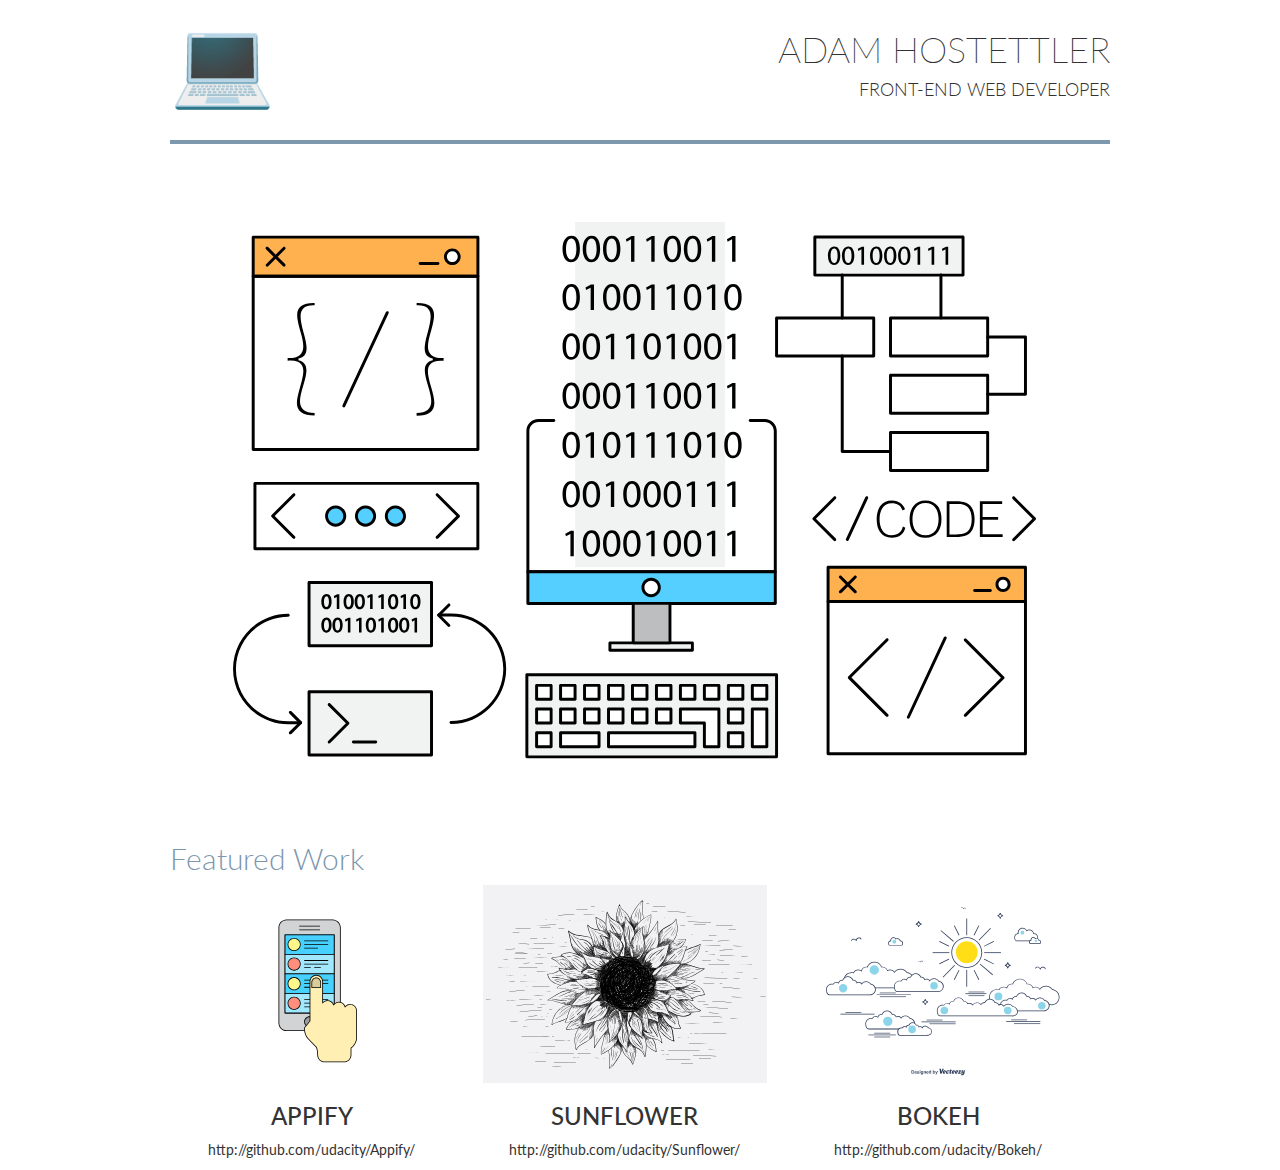
<file: projects/2/index.html>
<!DOCTYPE html>
<html>
  <head>
    <meta charset="utf-8">
    <title>Adam Hostettler's Portfolio</title>
    <meta name="viewport" content="width=device-width, initial-scale=1.0">
    <link rel="stylesheet" href="css/bootstrap.css">
    <link rel="stylesheet" href="css/styles.css">
    <link href="https://fonts.googleapis.com/css?family=Lato:200,300,400" rel="stylesheet">
  </head>
  <body>
    <div class="container">
      <header class="row">
        <div class="col-xs-2 header-logo">💻</div>
        <div class="col-xs-10"><h1 class="header-name">Adam Hostettler</h1><h4 class="header-title">Front-End Web Developer</h4></div>
      </header>
      <div class="content">
        <div class="row">
          <div class="col-xs-12">
            <hr>
          </div>
        </div>
        <div class="row">
          <div class="col-xs-12">
            <img src="img/code.svg" class="img-fluid content-main-img" alt="Web Development">
          </div>
        </div>
        <div class="row">
          <div class="col-xs-12">
            <h2 class="content-label">Featured Work</h2>
          </div>
        </div>
        <div class="row content-img-row">
          <div class="col-sm-4"><img src="img/app.svg" class="img-fluid content-project-img" alt="Smart phone with a finger tapping an app"><h3 class="content-project">Appify</h3><p class="content-project-text">http://github.com/udacity/Appify/</p></div>
          <div class="col-sm-4"><img src="img/sunflower.svg" class="img-fluid content-project-img" alt="Sunflower"><h3 class="content-project">Sunflower</h3><p class="content-project-text">http://github.com/udacity/Sunflower/</p></div>
          <div class="col-sm-4"><img src="img/bokeh.svg" class="img-fluid content-project-img" alt="Sun and some clouds"><h3 class="content-project">Bokeh</h3><p class="content-project-text">http://github.com/udacity/Bokeh/</p></div>
        </div>
      </div>
    </div>
  </body>
</html>
</file>
<file: projects/2/css/styles.css>
body {
  font-family: 'Lato', sans-serif;
}
.containter {
  width: 100%;
}
header {
  min-width: 100%;
}
.header-name, .header-title {
  text-align: right;
  text-transform: uppercase;
}
.header-name {
  font-weight: 200;
  padding-top: 10px;
}
.header-title {
  font-weight: 300;
}
.header-logo {
  text-align: left;
  font-size: 6em;
  font-weight: bold;
}
@media screen and (max-width: 550px) {
  .header-name {
    font-size: 2em;
  }
  .header-title {
    font-size: 1em;
  }
}
hr {
  border-top: 4px solid #7d97ad;
}
.content-main-img {
  max-width: 100%;
}
.content-label {
  font-weight: 300;
  color: #7d97ad;
}
.content-img-row {
  max-width: 100%;
  text-align: center;
}
.content-project-img {
  max-width: 100%;
  min-width: 48px;
  min-height: 48px;
}
.content-project {
  text-transform: uppercase;
}
</file>
